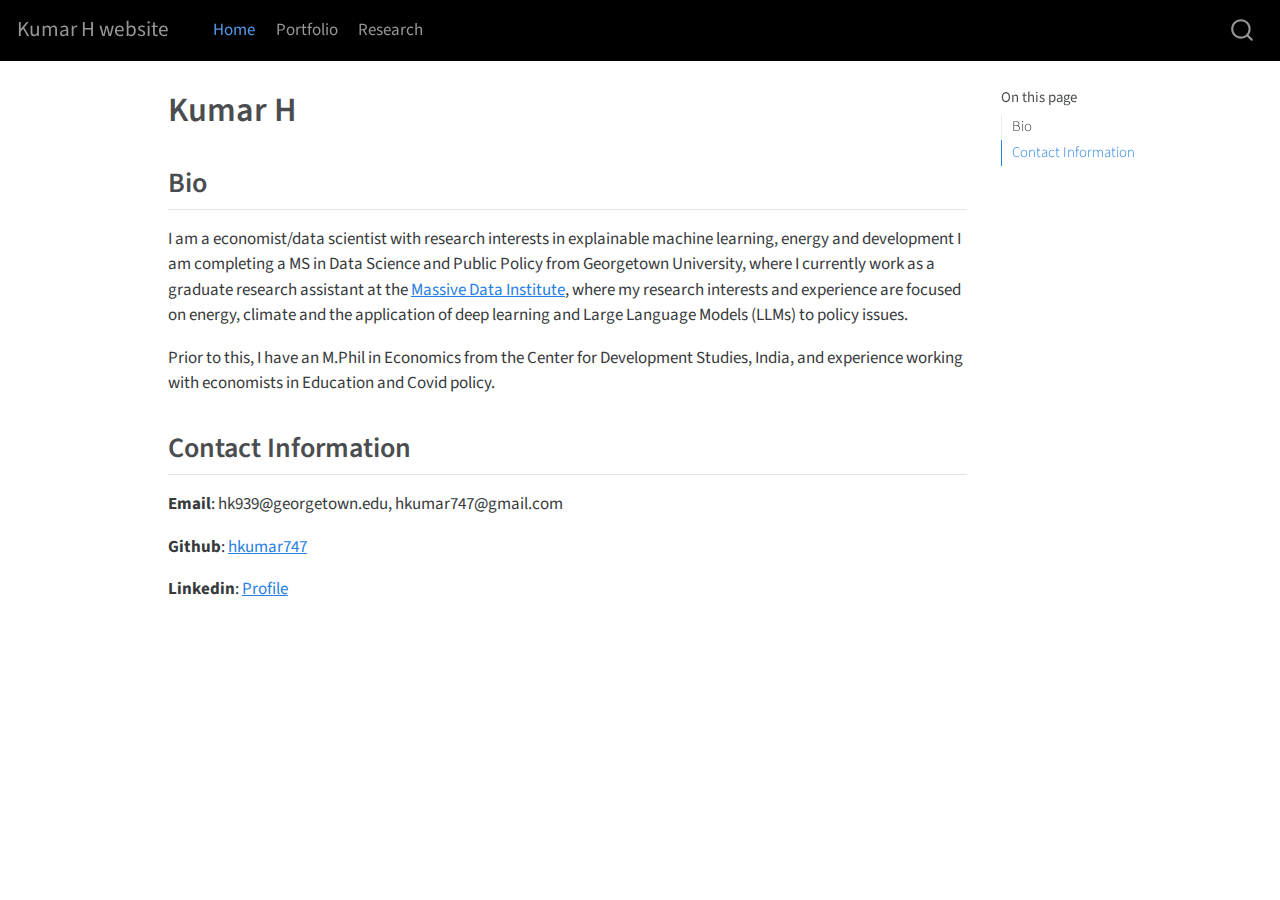
<file: docs/index.html>
<!DOCTYPE html>
<html xmlns="http://www.w3.org/1999/xhtml" lang="en" xml:lang="en"><head>

<meta charset="utf-8">
<meta name="generator" content="quarto-1.3.433">

<meta name="viewport" content="width=device-width, initial-scale=1.0, user-scalable=yes">


<title>Kumar H website - Kumar H</title>
<style>
code{white-space: pre-wrap;}
span.smallcaps{font-variant: small-caps;}
div.columns{display: flex; gap: min(4vw, 1.5em);}
div.column{flex: auto; overflow-x: auto;}
div.hanging-indent{margin-left: 1.5em; text-indent: -1.5em;}
ul.task-list{list-style: none;}
ul.task-list li input[type="checkbox"] {
  width: 0.8em;
  margin: 0 0.8em 0.2em -1em; /* quarto-specific, see https://github.com/quarto-dev/quarto-cli/issues/4556 */ 
  vertical-align: middle;
}
</style>


<script src="site_libs/quarto-nav/quarto-nav.js"></script>
<script src="site_libs/quarto-nav/headroom.min.js"></script>
<script src="site_libs/clipboard/clipboard.min.js"></script>
<script src="site_libs/quarto-search/autocomplete.umd.js"></script>
<script src="site_libs/quarto-search/fuse.min.js"></script>
<script src="site_libs/quarto-search/quarto-search.js"></script>
<meta name="quarto:offset" content="./">
<script src="site_libs/quarto-html/quarto.js"></script>
<script src="site_libs/quarto-html/popper.min.js"></script>
<script src="site_libs/quarto-html/tippy.umd.min.js"></script>
<script src="site_libs/quarto-html/anchor.min.js"></script>
<link href="site_libs/quarto-html/tippy.css" rel="stylesheet">
<link href="site_libs/quarto-html/quarto-syntax-highlighting.css" rel="stylesheet" id="quarto-text-highlighting-styles">
<script src="site_libs/bootstrap/bootstrap.min.js"></script>
<link href="site_libs/bootstrap/bootstrap-icons.css" rel="stylesheet">
<link href="site_libs/bootstrap/bootstrap.min.css" rel="stylesheet" id="quarto-bootstrap" data-mode="light">
<script id="quarto-search-options" type="application/json">{
  "location": "navbar",
  "copy-button": false,
  "collapse-after": 3,
  "panel-placement": "end",
  "type": "overlay",
  "limit": 20,
  "language": {
    "search-no-results-text": "No results",
    "search-matching-documents-text": "matching documents",
    "search-copy-link-title": "Copy link to search",
    "search-hide-matches-text": "Hide additional matches",
    "search-more-match-text": "more match in this document",
    "search-more-matches-text": "more matches in this document",
    "search-clear-button-title": "Clear",
    "search-detached-cancel-button-title": "Cancel",
    "search-submit-button-title": "Submit",
    "search-label": "Search"
  }
}</script>


</head>

<body class="nav-fixed">

<div id="quarto-search-results"></div>
  <header id="quarto-header" class="headroom fixed-top">
    <nav class="navbar navbar-expand-lg navbar-dark ">
      <div class="navbar-container container-fluid">
      <div class="navbar-brand-container">
    <a class="navbar-brand" href="./index.html">
    <span class="navbar-title">Kumar H website</span>
    </a>
  </div>
            <div id="quarto-search" class="" title="Search"></div>
          <button class="navbar-toggler" type="button" data-bs-toggle="collapse" data-bs-target="#navbarCollapse" aria-controls="navbarCollapse" aria-expanded="false" aria-label="Toggle navigation" onclick="if (window.quartoToggleHeadroom) { window.quartoToggleHeadroom(); }">
  <span class="navbar-toggler-icon"></span>
</button>
          <div class="collapse navbar-collapse" id="navbarCollapse">
            <ul class="navbar-nav navbar-nav-scroll me-auto">
  <li class="nav-item">
    <a class="nav-link active" href="./index.html" rel="" target="" aria-current="page">
 <span class="menu-text">Home</span></a>
  </li>  
  <li class="nav-item">
    <a class="nav-link" href="./portfolio.html" rel="" target="">
 <span class="menu-text">Portfolio</span></a>
  </li>  
  <li class="nav-item">
    <a class="nav-link" href="./research.html" rel="" target="">
 <span class="menu-text">Research</span></a>
  </li>  
</ul>
            <div class="quarto-navbar-tools ms-auto">
</div>
          </div> <!-- /navcollapse -->
      </div> <!-- /container-fluid -->
    </nav>
</header>
<!-- content -->
<div id="quarto-content" class="quarto-container page-columns page-rows-contents page-layout-article page-navbar">
<!-- sidebar -->
<!-- margin-sidebar -->
    <div id="quarto-margin-sidebar" class="sidebar margin-sidebar">
        <nav id="TOC" role="doc-toc" class="toc-active">
    <h2 id="toc-title">On this page</h2>
   
  <ul>
  <li><a href="#bio" id="toc-bio" class="nav-link active" data-scroll-target="#bio">Bio</a></li>
  <li><a href="#contact-information" id="toc-contact-information" class="nav-link" data-scroll-target="#contact-information">Contact Information</a></li>
  </ul>
</nav>
    </div>
<!-- main -->
<main class="content" id="quarto-document-content">

<header id="title-block-header" class="quarto-title-block default">
<div class="quarto-title">
<h1 class="title">Kumar H</h1>
</div>



<div class="quarto-title-meta">

    
  
    
  </div>
  

</header>

<section id="bio" class="level2">
<h2 class="anchored" data-anchor-id="bio">Bio</h2>
<p>I am a economist/data scientist with research interests in explainable machine learning, energy and development I am completing a MS in Data Science and Public Policy from Georgetown University, where I currently work as a graduate research assistant at the <a href="https://mdi.georgetown.edu/">Massive Data Institute</a>, where my research interests and experience are focused on energy, climate and the application of deep learning and Large Language Models (LLMs) to policy issues.</p>
<p>Prior to this, I have an M.Phil in Economics from the Center for Development Studies, India, and experience working with economists in Education and Covid policy.</p>
</section>
<section id="contact-information" class="level2">
<h2 class="anchored" data-anchor-id="contact-information">Contact Information</h2>
<p><strong>Email</strong>: hk939@georgetown.edu, hkumar747@gmail.com</p>
<p><strong>Github</strong>: <a href="https://github.com/hkumar747">hkumar747</a></p>
<p><strong>Linkedin</strong>: <a href="https://www.linkedin.com/in/himangshu-kumar/">Profile</a></p>


</section>

</main> <!-- /main -->
<script id="quarto-html-after-body" type="application/javascript">
window.document.addEventListener("DOMContentLoaded", function (event) {
  const toggleBodyColorMode = (bsSheetEl) => {
    const mode = bsSheetEl.getAttribute("data-mode");
    const bodyEl = window.document.querySelector("body");
    if (mode === "dark") {
      bodyEl.classList.add("quarto-dark");
      bodyEl.classList.remove("quarto-light");
    } else {
      bodyEl.classList.add("quarto-light");
      bodyEl.classList.remove("quarto-dark");
    }
  }
  const toggleBodyColorPrimary = () => {
    const bsSheetEl = window.document.querySelector("link#quarto-bootstrap");
    if (bsSheetEl) {
      toggleBodyColorMode(bsSheetEl);
    }
  }
  toggleBodyColorPrimary();  
  const icon = "";
  const anchorJS = new window.AnchorJS();
  anchorJS.options = {
    placement: 'right',
    icon: icon
  };
  anchorJS.add('.anchored');
  const isCodeAnnotation = (el) => {
    for (const clz of el.classList) {
      if (clz.startsWith('code-annotation-')) {                     
        return true;
      }
    }
    return false;
  }
  const clipboard = new window.ClipboardJS('.code-copy-button', {
    text: function(trigger) {
      const codeEl = trigger.previousElementSibling.cloneNode(true);
      for (const childEl of codeEl.children) {
        if (isCodeAnnotation(childEl)) {
          childEl.remove();
        }
      }
      return codeEl.innerText;
    }
  });
  clipboard.on('success', function(e) {
    // button target
    const button = e.trigger;
    // don't keep focus
    button.blur();
    // flash "checked"
    button.classList.add('code-copy-button-checked');
    var currentTitle = button.getAttribute("title");
    button.setAttribute("title", "Copied!");
    let tooltip;
    if (window.bootstrap) {
      button.setAttribute("data-bs-toggle", "tooltip");
      button.setAttribute("data-bs-placement", "left");
      button.setAttribute("data-bs-title", "Copied!");
      tooltip = new bootstrap.Tooltip(button, 
        { trigger: "manual", 
          customClass: "code-copy-button-tooltip",
          offset: [0, -8]});
      tooltip.show();    
    }
    setTimeout(function() {
      if (tooltip) {
        tooltip.hide();
        button.removeAttribute("data-bs-title");
        button.removeAttribute("data-bs-toggle");
        button.removeAttribute("data-bs-placement");
      }
      button.setAttribute("title", currentTitle);
      button.classList.remove('code-copy-button-checked');
    }, 1000);
    // clear code selection
    e.clearSelection();
  });
  function tippyHover(el, contentFn) {
    const config = {
      allowHTML: true,
      content: contentFn,
      maxWidth: 500,
      delay: 100,
      arrow: false,
      appendTo: function(el) {
          return el.parentElement;
      },
      interactive: true,
      interactiveBorder: 10,
      theme: 'quarto',
      placement: 'bottom-start'
    };
    window.tippy(el, config); 
  }
  const noterefs = window.document.querySelectorAll('a[role="doc-noteref"]');
  for (var i=0; i<noterefs.length; i++) {
    const ref = noterefs[i];
    tippyHover(ref, function() {
      // use id or data attribute instead here
      let href = ref.getAttribute('data-footnote-href') || ref.getAttribute('href');
      try { href = new URL(href).hash; } catch {}
      const id = href.replace(/^#\/?/, "");
      const note = window.document.getElementById(id);
      return note.innerHTML;
    });
  }
      let selectedAnnoteEl;
      const selectorForAnnotation = ( cell, annotation) => {
        let cellAttr = 'data-code-cell="' + cell + '"';
        let lineAttr = 'data-code-annotation="' +  annotation + '"';
        const selector = 'span[' + cellAttr + '][' + lineAttr + ']';
        return selector;
      }
      const selectCodeLines = (annoteEl) => {
        const doc = window.document;
        const targetCell = annoteEl.getAttribute("data-target-cell");
        const targetAnnotation = annoteEl.getAttribute("data-target-annotation");
        const annoteSpan = window.document.querySelector(selectorForAnnotation(targetCell, targetAnnotation));
        const lines = annoteSpan.getAttribute("data-code-lines").split(",");
        const lineIds = lines.map((line) => {
          return targetCell + "-" + line;
        })
        let top = null;
        let height = null;
        let parent = null;
        if (lineIds.length > 0) {
            //compute the position of the single el (top and bottom and make a div)
            const el = window.document.getElementById(lineIds[0]);
            top = el.offsetTop;
            height = el.offsetHeight;
            parent = el.parentElement.parentElement;
          if (lineIds.length > 1) {
            const lastEl = window.document.getElementById(lineIds[lineIds.length - 1]);
            const bottom = lastEl.offsetTop + lastEl.offsetHeight;
            height = bottom - top;
          }
          if (top !== null && height !== null && parent !== null) {
            // cook up a div (if necessary) and position it 
            let div = window.document.getElementById("code-annotation-line-highlight");
            if (div === null) {
              div = window.document.createElement("div");
              div.setAttribute("id", "code-annotation-line-highlight");
              div.style.position = 'absolute';
              parent.appendChild(div);
            }
            div.style.top = top - 2 + "px";
            div.style.height = height + 4 + "px";
            let gutterDiv = window.document.getElementById("code-annotation-line-highlight-gutter");
            if (gutterDiv === null) {
              gutterDiv = window.document.createElement("div");
              gutterDiv.setAttribute("id", "code-annotation-line-highlight-gutter");
              gutterDiv.style.position = 'absolute';
              const codeCell = window.document.getElementById(targetCell);
              const gutter = codeCell.querySelector('.code-annotation-gutter');
              gutter.appendChild(gutterDiv);
            }
            gutterDiv.style.top = top - 2 + "px";
            gutterDiv.style.height = height + 4 + "px";
          }
          selectedAnnoteEl = annoteEl;
        }
      };
      const unselectCodeLines = () => {
        const elementsIds = ["code-annotation-line-highlight", "code-annotation-line-highlight-gutter"];
        elementsIds.forEach((elId) => {
          const div = window.document.getElementById(elId);
          if (div) {
            div.remove();
          }
        });
        selectedAnnoteEl = undefined;
      };
      // Attach click handler to the DT
      const annoteDls = window.document.querySelectorAll('dt[data-target-cell]');
      for (const annoteDlNode of annoteDls) {
        annoteDlNode.addEventListener('click', (event) => {
          const clickedEl = event.target;
          if (clickedEl !== selectedAnnoteEl) {
            unselectCodeLines();
            const activeEl = window.document.querySelector('dt[data-target-cell].code-annotation-active');
            if (activeEl) {
              activeEl.classList.remove('code-annotation-active');
            }
            selectCodeLines(clickedEl);
            clickedEl.classList.add('code-annotation-active');
          } else {
            // Unselect the line
            unselectCodeLines();
            clickedEl.classList.remove('code-annotation-active');
          }
        });
      }
  const findCites = (el) => {
    const parentEl = el.parentElement;
    if (parentEl) {
      const cites = parentEl.dataset.cites;
      if (cites) {
        return {
          el,
          cites: cites.split(' ')
        };
      } else {
        return findCites(el.parentElement)
      }
    } else {
      return undefined;
    }
  };
  var bibliorefs = window.document.querySelectorAll('a[role="doc-biblioref"]');
  for (var i=0; i<bibliorefs.length; i++) {
    const ref = bibliorefs[i];
    const citeInfo = findCites(ref);
    if (citeInfo) {
      tippyHover(citeInfo.el, function() {
        var popup = window.document.createElement('div');
        citeInfo.cites.forEach(function(cite) {
          var citeDiv = window.document.createElement('div');
          citeDiv.classList.add('hanging-indent');
          citeDiv.classList.add('csl-entry');
          var biblioDiv = window.document.getElementById('ref-' + cite);
          if (biblioDiv) {
            citeDiv.innerHTML = biblioDiv.innerHTML;
          }
          popup.appendChild(citeDiv);
        });
        return popup.innerHTML;
      });
    }
  }
});
</script>
</div> <!-- /content -->



</body></html>
</file>
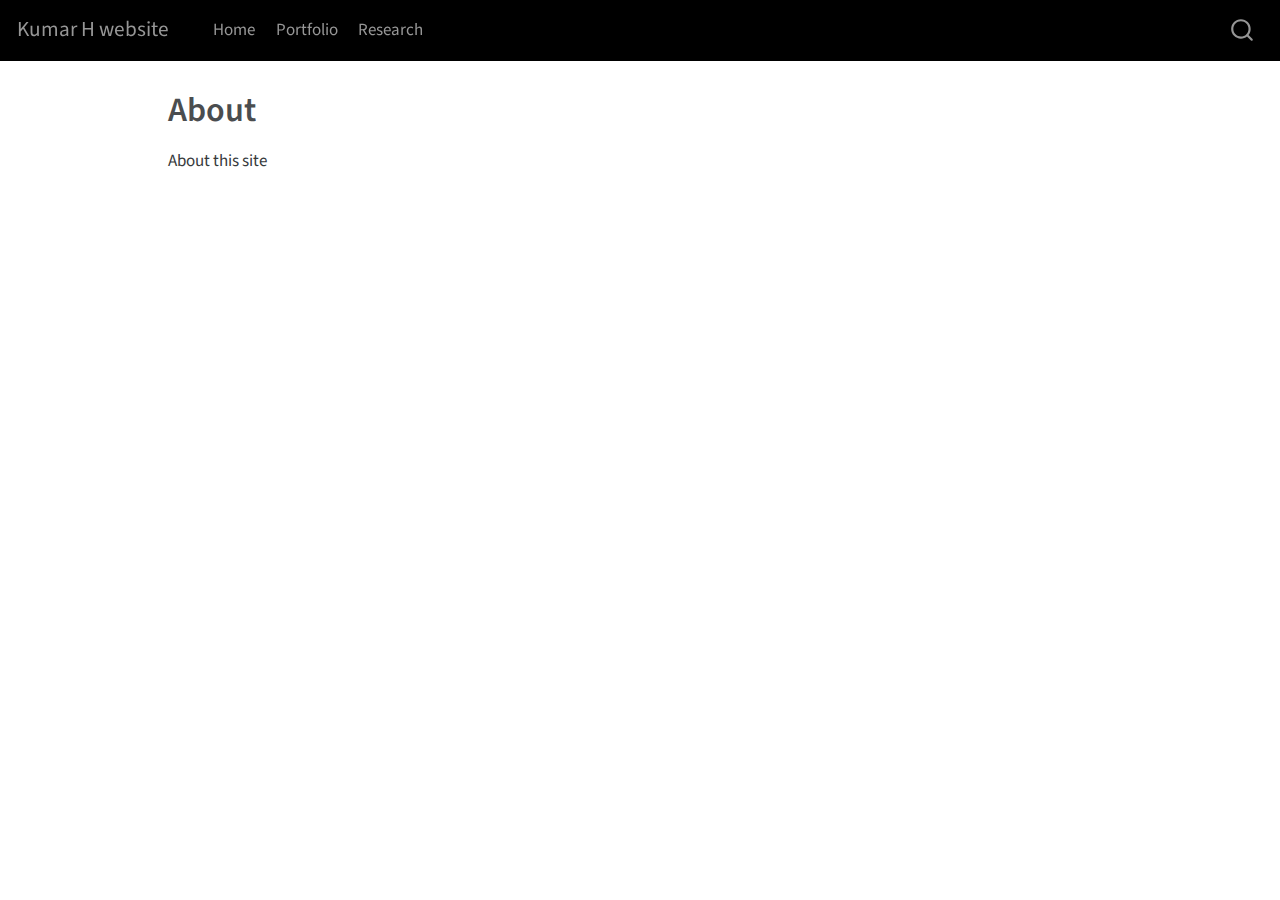
<file: docs/about.html>
<!DOCTYPE html>
<html xmlns="http://www.w3.org/1999/xhtml" lang="en" xml:lang="en"><head>

<meta charset="utf-8">
<meta name="generator" content="quarto-1.3.433">

<meta name="viewport" content="width=device-width, initial-scale=1.0, user-scalable=yes">


<title>Kumar H website - About</title>
<style>
code{white-space: pre-wrap;}
span.smallcaps{font-variant: small-caps;}
div.columns{display: flex; gap: min(4vw, 1.5em);}
div.column{flex: auto; overflow-x: auto;}
div.hanging-indent{margin-left: 1.5em; text-indent: -1.5em;}
ul.task-list{list-style: none;}
ul.task-list li input[type="checkbox"] {
  width: 0.8em;
  margin: 0 0.8em 0.2em -1em; /* quarto-specific, see https://github.com/quarto-dev/quarto-cli/issues/4556 */ 
  vertical-align: middle;
}
</style>


<script src="site_libs/quarto-nav/quarto-nav.js"></script>
<script src="site_libs/quarto-nav/headroom.min.js"></script>
<script src="site_libs/clipboard/clipboard.min.js"></script>
<script src="site_libs/quarto-search/autocomplete.umd.js"></script>
<script src="site_libs/quarto-search/fuse.min.js"></script>
<script src="site_libs/quarto-search/quarto-search.js"></script>
<meta name="quarto:offset" content="./">
<script src="site_libs/quarto-html/quarto.js"></script>
<script src="site_libs/quarto-html/popper.min.js"></script>
<script src="site_libs/quarto-html/tippy.umd.min.js"></script>
<script src="site_libs/quarto-html/anchor.min.js"></script>
<link href="site_libs/quarto-html/tippy.css" rel="stylesheet">
<link href="site_libs/quarto-html/quarto-syntax-highlighting.css" rel="stylesheet" id="quarto-text-highlighting-styles">
<script src="site_libs/bootstrap/bootstrap.min.js"></script>
<link href="site_libs/bootstrap/bootstrap-icons.css" rel="stylesheet">
<link href="site_libs/bootstrap/bootstrap.min.css" rel="stylesheet" id="quarto-bootstrap" data-mode="light">
<script id="quarto-search-options" type="application/json">{
  "location": "navbar",
  "copy-button": false,
  "collapse-after": 3,
  "panel-placement": "end",
  "type": "overlay",
  "limit": 20,
  "language": {
    "search-no-results-text": "No results",
    "search-matching-documents-text": "matching documents",
    "search-copy-link-title": "Copy link to search",
    "search-hide-matches-text": "Hide additional matches",
    "search-more-match-text": "more match in this document",
    "search-more-matches-text": "more matches in this document",
    "search-clear-button-title": "Clear",
    "search-detached-cancel-button-title": "Cancel",
    "search-submit-button-title": "Submit",
    "search-label": "Search"
  }
}</script>


</head>

<body class="nav-fixed">

<div id="quarto-search-results"></div>
  <header id="quarto-header" class="headroom fixed-top">
    <nav class="navbar navbar-expand-lg navbar-dark ">
      <div class="navbar-container container-fluid">
      <div class="navbar-brand-container">
    <a class="navbar-brand" href="./index.html">
    <span class="navbar-title">Kumar H website</span>
    </a>
  </div>
            <div id="quarto-search" class="" title="Search"></div>
          <button class="navbar-toggler" type="button" data-bs-toggle="collapse" data-bs-target="#navbarCollapse" aria-controls="navbarCollapse" aria-expanded="false" aria-label="Toggle navigation" onclick="if (window.quartoToggleHeadroom) { window.quartoToggleHeadroom(); }">
  <span class="navbar-toggler-icon"></span>
</button>
          <div class="collapse navbar-collapse" id="navbarCollapse">
            <ul class="navbar-nav navbar-nav-scroll me-auto">
  <li class="nav-item">
    <a class="nav-link" href="./index.html" rel="" target="">
 <span class="menu-text">Home</span></a>
  </li>  
  <li class="nav-item">
    <a class="nav-link" href="./portfolio.html" rel="" target="">
 <span class="menu-text">Portfolio</span></a>
  </li>  
  <li class="nav-item">
    <a class="nav-link" href="./research.html" rel="" target="">
 <span class="menu-text">Research</span></a>
  </li>  
</ul>
            <div class="quarto-navbar-tools ms-auto">
</div>
          </div> <!-- /navcollapse -->
      </div> <!-- /container-fluid -->
    </nav>
</header>
<!-- content -->
<div id="quarto-content" class="quarto-container page-columns page-rows-contents page-layout-article page-navbar">
<!-- sidebar -->
<!-- margin-sidebar -->
    <div id="quarto-margin-sidebar" class="sidebar margin-sidebar">
        
    </div>
<!-- main -->
<main class="content" id="quarto-document-content">

<header id="title-block-header" class="quarto-title-block default">
<div class="quarto-title">
<h1 class="title">About</h1>
</div>



<div class="quarto-title-meta">

    
  
    
  </div>
  

</header>

<p>About this site</p>



</main> <!-- /main -->
<script id="quarto-html-after-body" type="application/javascript">
window.document.addEventListener("DOMContentLoaded", function (event) {
  const toggleBodyColorMode = (bsSheetEl) => {
    const mode = bsSheetEl.getAttribute("data-mode");
    const bodyEl = window.document.querySelector("body");
    if (mode === "dark") {
      bodyEl.classList.add("quarto-dark");
      bodyEl.classList.remove("quarto-light");
    } else {
      bodyEl.classList.add("quarto-light");
      bodyEl.classList.remove("quarto-dark");
    }
  }
  const toggleBodyColorPrimary = () => {
    const bsSheetEl = window.document.querySelector("link#quarto-bootstrap");
    if (bsSheetEl) {
      toggleBodyColorMode(bsSheetEl);
    }
  }
  toggleBodyColorPrimary();  
  const icon = "";
  const anchorJS = new window.AnchorJS();
  anchorJS.options = {
    placement: 'right',
    icon: icon
  };
  anchorJS.add('.anchored');
  const isCodeAnnotation = (el) => {
    for (const clz of el.classList) {
      if (clz.startsWith('code-annotation-')) {                     
        return true;
      }
    }
    return false;
  }
  const clipboard = new window.ClipboardJS('.code-copy-button', {
    text: function(trigger) {
      const codeEl = trigger.previousElementSibling.cloneNode(true);
      for (const childEl of codeEl.children) {
        if (isCodeAnnotation(childEl)) {
          childEl.remove();
        }
      }
      return codeEl.innerText;
    }
  });
  clipboard.on('success', function(e) {
    // button target
    const button = e.trigger;
    // don't keep focus
    button.blur();
    // flash "checked"
    button.classList.add('code-copy-button-checked');
    var currentTitle = button.getAttribute("title");
    button.setAttribute("title", "Copied!");
    let tooltip;
    if (window.bootstrap) {
      button.setAttribute("data-bs-toggle", "tooltip");
      button.setAttribute("data-bs-placement", "left");
      button.setAttribute("data-bs-title", "Copied!");
      tooltip = new bootstrap.Tooltip(button, 
        { trigger: "manual", 
          customClass: "code-copy-button-tooltip",
          offset: [0, -8]});
      tooltip.show();    
    }
    setTimeout(function() {
      if (tooltip) {
        tooltip.hide();
        button.removeAttribute("data-bs-title");
        button.removeAttribute("data-bs-toggle");
        button.removeAttribute("data-bs-placement");
      }
      button.setAttribute("title", currentTitle);
      button.classList.remove('code-copy-button-checked');
    }, 1000);
    // clear code selection
    e.clearSelection();
  });
  function tippyHover(el, contentFn) {
    const config = {
      allowHTML: true,
      content: contentFn,
      maxWidth: 500,
      delay: 100,
      arrow: false,
      appendTo: function(el) {
          return el.parentElement;
      },
      interactive: true,
      interactiveBorder: 10,
      theme: 'quarto',
      placement: 'bottom-start'
    };
    window.tippy(el, config); 
  }
  const noterefs = window.document.querySelectorAll('a[role="doc-noteref"]');
  for (var i=0; i<noterefs.length; i++) {
    const ref = noterefs[i];
    tippyHover(ref, function() {
      // use id or data attribute instead here
      let href = ref.getAttribute('data-footnote-href') || ref.getAttribute('href');
      try { href = new URL(href).hash; } catch {}
      const id = href.replace(/^#\/?/, "");
      const note = window.document.getElementById(id);
      return note.innerHTML;
    });
  }
      let selectedAnnoteEl;
      const selectorForAnnotation = ( cell, annotation) => {
        let cellAttr = 'data-code-cell="' + cell + '"';
        let lineAttr = 'data-code-annotation="' +  annotation + '"';
        const selector = 'span[' + cellAttr + '][' + lineAttr + ']';
        return selector;
      }
      const selectCodeLines = (annoteEl) => {
        const doc = window.document;
        const targetCell = annoteEl.getAttribute("data-target-cell");
        const targetAnnotation = annoteEl.getAttribute("data-target-annotation");
        const annoteSpan = window.document.querySelector(selectorForAnnotation(targetCell, targetAnnotation));
        const lines = annoteSpan.getAttribute("data-code-lines").split(",");
        const lineIds = lines.map((line) => {
          return targetCell + "-" + line;
        })
        let top = null;
        let height = null;
        let parent = null;
        if (lineIds.length > 0) {
            //compute the position of the single el (top and bottom and make a div)
            const el = window.document.getElementById(lineIds[0]);
            top = el.offsetTop;
            height = el.offsetHeight;
            parent = el.parentElement.parentElement;
          if (lineIds.length > 1) {
            const lastEl = window.document.getElementById(lineIds[lineIds.length - 1]);
            const bottom = lastEl.offsetTop + lastEl.offsetHeight;
            height = bottom - top;
          }
          if (top !== null && height !== null && parent !== null) {
            // cook up a div (if necessary) and position it 
            let div = window.document.getElementById("code-annotation-line-highlight");
            if (div === null) {
              div = window.document.createElement("div");
              div.setAttribute("id", "code-annotation-line-highlight");
              div.style.position = 'absolute';
              parent.appendChild(div);
            }
            div.style.top = top - 2 + "px";
            div.style.height = height + 4 + "px";
            let gutterDiv = window.document.getElementById("code-annotation-line-highlight-gutter");
            if (gutterDiv === null) {
              gutterDiv = window.document.createElement("div");
              gutterDiv.setAttribute("id", "code-annotation-line-highlight-gutter");
              gutterDiv.style.position = 'absolute';
              const codeCell = window.document.getElementById(targetCell);
              const gutter = codeCell.querySelector('.code-annotation-gutter');
              gutter.appendChild(gutterDiv);
            }
            gutterDiv.style.top = top - 2 + "px";
            gutterDiv.style.height = height + 4 + "px";
          }
          selectedAnnoteEl = annoteEl;
        }
      };
      const unselectCodeLines = () => {
        const elementsIds = ["code-annotation-line-highlight", "code-annotation-line-highlight-gutter"];
        elementsIds.forEach((elId) => {
          const div = window.document.getElementById(elId);
          if (div) {
            div.remove();
          }
        });
        selectedAnnoteEl = undefined;
      };
      // Attach click handler to the DT
      const annoteDls = window.document.querySelectorAll('dt[data-target-cell]');
      for (const annoteDlNode of annoteDls) {
        annoteDlNode.addEventListener('click', (event) => {
          const clickedEl = event.target;
          if (clickedEl !== selectedAnnoteEl) {
            unselectCodeLines();
            const activeEl = window.document.querySelector('dt[data-target-cell].code-annotation-active');
            if (activeEl) {
              activeEl.classList.remove('code-annotation-active');
            }
            selectCodeLines(clickedEl);
            clickedEl.classList.add('code-annotation-active');
          } else {
            // Unselect the line
            unselectCodeLines();
            clickedEl.classList.remove('code-annotation-active');
          }
        });
      }
  const findCites = (el) => {
    const parentEl = el.parentElement;
    if (parentEl) {
      const cites = parentEl.dataset.cites;
      if (cites) {
        return {
          el,
          cites: cites.split(' ')
        };
      } else {
        return findCites(el.parentElement)
      }
    } else {
      return undefined;
    }
  };
  var bibliorefs = window.document.querySelectorAll('a[role="doc-biblioref"]');
  for (var i=0; i<bibliorefs.length; i++) {
    const ref = bibliorefs[i];
    const citeInfo = findCites(ref);
    if (citeInfo) {
      tippyHover(citeInfo.el, function() {
        var popup = window.document.createElement('div');
        citeInfo.cites.forEach(function(cite) {
          var citeDiv = window.document.createElement('div');
          citeDiv.classList.add('hanging-indent');
          citeDiv.classList.add('csl-entry');
          var biblioDiv = window.document.getElementById('ref-' + cite);
          if (biblioDiv) {
            citeDiv.innerHTML = biblioDiv.innerHTML;
          }
          popup.appendChild(citeDiv);
        });
        return popup.innerHTML;
      });
    }
  }
});
</script>
</div> <!-- /content -->



</body></html>
</file>
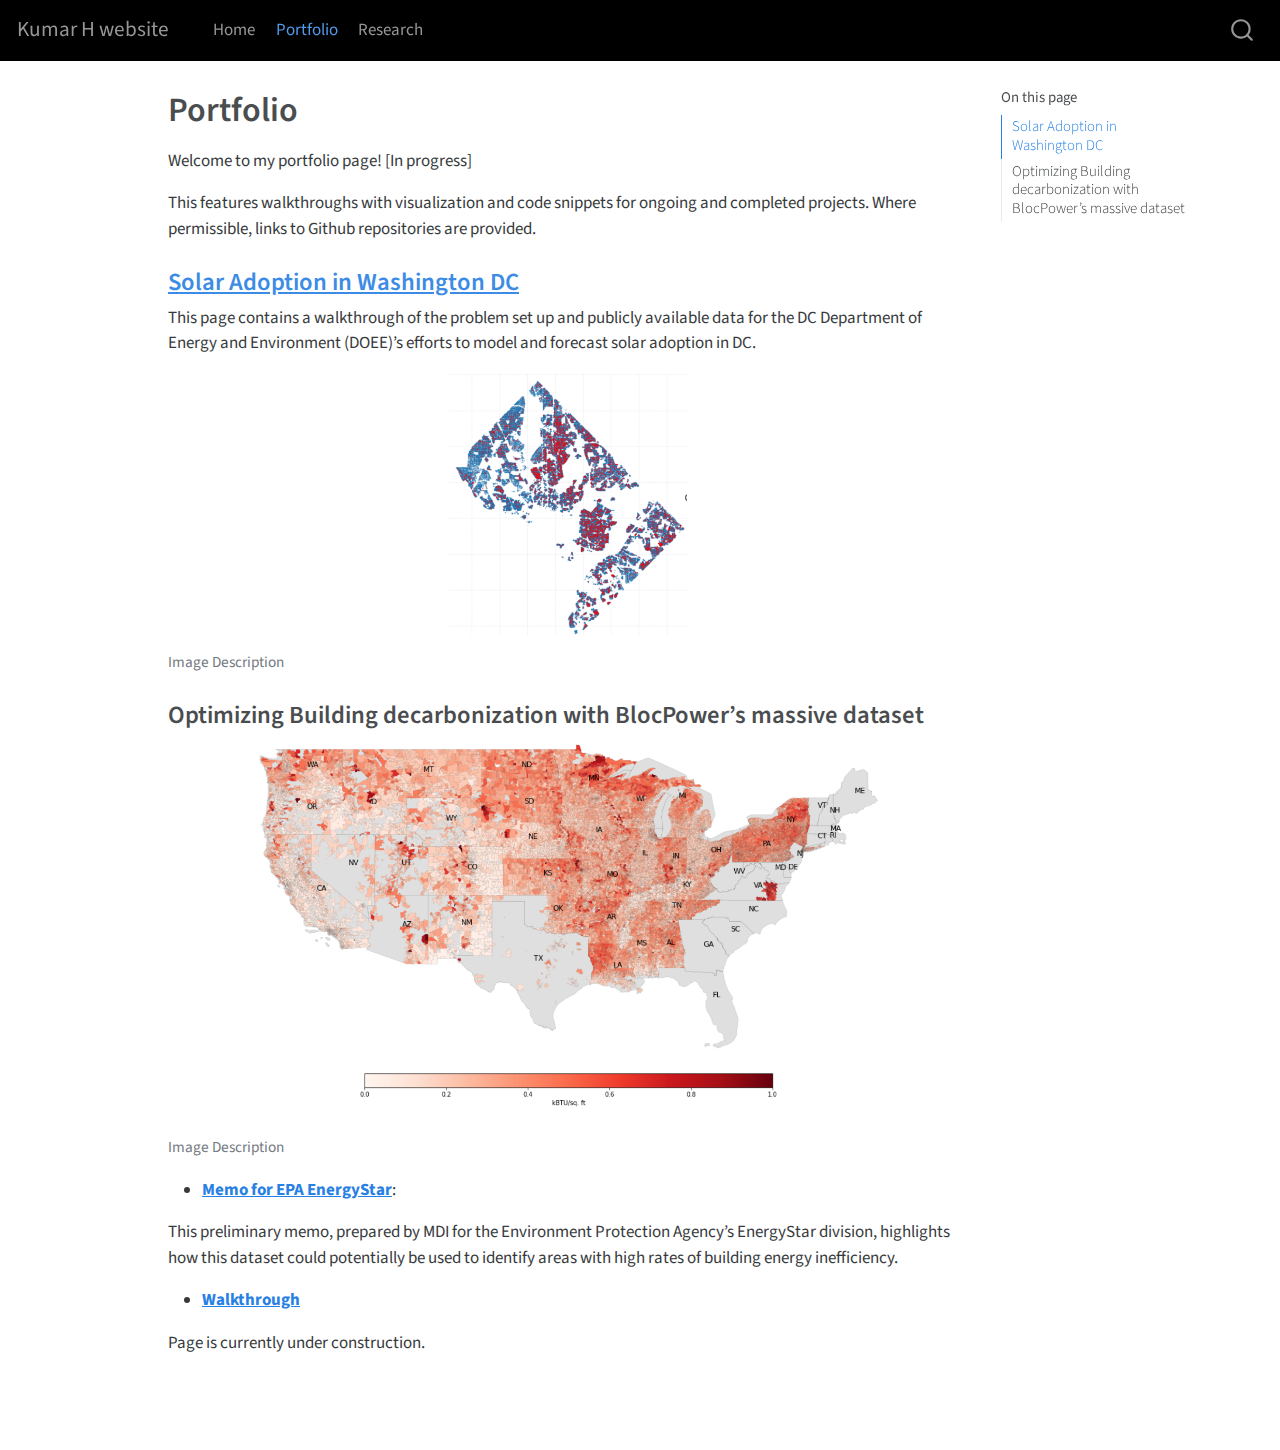
<file: docs/portfolio.html>
<!DOCTYPE html>
<html xmlns="http://www.w3.org/1999/xhtml" lang="en" xml:lang="en"><head>

<meta charset="utf-8">
<meta name="generator" content="quarto-1.3.433">

<meta name="viewport" content="width=device-width, initial-scale=1.0, user-scalable=yes">


<title>Kumar H website - Portfolio</title>
<style>
code{white-space: pre-wrap;}
span.smallcaps{font-variant: small-caps;}
div.columns{display: flex; gap: min(4vw, 1.5em);}
div.column{flex: auto; overflow-x: auto;}
div.hanging-indent{margin-left: 1.5em; text-indent: -1.5em;}
ul.task-list{list-style: none;}
ul.task-list li input[type="checkbox"] {
  width: 0.8em;
  margin: 0 0.8em 0.2em -1em; /* quarto-specific, see https://github.com/quarto-dev/quarto-cli/issues/4556 */ 
  vertical-align: middle;
}
</style>


<script src="site_libs/quarto-nav/quarto-nav.js"></script>
<script src="site_libs/quarto-nav/headroom.min.js"></script>
<script src="site_libs/clipboard/clipboard.min.js"></script>
<script src="site_libs/quarto-search/autocomplete.umd.js"></script>
<script src="site_libs/quarto-search/fuse.min.js"></script>
<script src="site_libs/quarto-search/quarto-search.js"></script>
<meta name="quarto:offset" content="./">
<script src="site_libs/quarto-html/quarto.js"></script>
<script src="site_libs/quarto-html/popper.min.js"></script>
<script src="site_libs/quarto-html/tippy.umd.min.js"></script>
<script src="site_libs/quarto-html/anchor.min.js"></script>
<link href="site_libs/quarto-html/tippy.css" rel="stylesheet">
<link href="site_libs/quarto-html/quarto-syntax-highlighting.css" rel="stylesheet" id="quarto-text-highlighting-styles">
<script src="site_libs/bootstrap/bootstrap.min.js"></script>
<link href="site_libs/bootstrap/bootstrap-icons.css" rel="stylesheet">
<link href="site_libs/bootstrap/bootstrap.min.css" rel="stylesheet" id="quarto-bootstrap" data-mode="light">
<script id="quarto-search-options" type="application/json">{
  "location": "navbar",
  "copy-button": false,
  "collapse-after": 3,
  "panel-placement": "end",
  "type": "overlay",
  "limit": 20,
  "language": {
    "search-no-results-text": "No results",
    "search-matching-documents-text": "matching documents",
    "search-copy-link-title": "Copy link to search",
    "search-hide-matches-text": "Hide additional matches",
    "search-more-match-text": "more match in this document",
    "search-more-matches-text": "more matches in this document",
    "search-clear-button-title": "Clear",
    "search-detached-cancel-button-title": "Cancel",
    "search-submit-button-title": "Submit",
    "search-label": "Search"
  }
}</script>


</head>

<body class="nav-fixed">

<div id="quarto-search-results"></div>
  <header id="quarto-header" class="headroom fixed-top">
    <nav class="navbar navbar-expand-lg navbar-dark ">
      <div class="navbar-container container-fluid">
      <div class="navbar-brand-container">
    <a class="navbar-brand" href="./index.html">
    <span class="navbar-title">Kumar H website</span>
    </a>
  </div>
            <div id="quarto-search" class="" title="Search"></div>
          <button class="navbar-toggler" type="button" data-bs-toggle="collapse" data-bs-target="#navbarCollapse" aria-controls="navbarCollapse" aria-expanded="false" aria-label="Toggle navigation" onclick="if (window.quartoToggleHeadroom) { window.quartoToggleHeadroom(); }">
  <span class="navbar-toggler-icon"></span>
</button>
          <div class="collapse navbar-collapse" id="navbarCollapse">
            <ul class="navbar-nav navbar-nav-scroll me-auto">
  <li class="nav-item">
    <a class="nav-link" href="./index.html" rel="" target="">
 <span class="menu-text">Home</span></a>
  </li>  
  <li class="nav-item">
    <a class="nav-link active" href="./portfolio.html" rel="" target="" aria-current="page">
 <span class="menu-text">Portfolio</span></a>
  </li>  
  <li class="nav-item">
    <a class="nav-link" href="./research.html" rel="" target="">
 <span class="menu-text">Research</span></a>
  </li>  
</ul>
            <div class="quarto-navbar-tools ms-auto">
</div>
          </div> <!-- /navcollapse -->
      </div> <!-- /container-fluid -->
    </nav>
</header>
<!-- content -->
<div id="quarto-content" class="quarto-container page-columns page-rows-contents page-layout-article page-navbar">
<!-- sidebar -->
<!-- margin-sidebar -->
    <div id="quarto-margin-sidebar" class="sidebar margin-sidebar">
        <nav id="TOC" role="doc-toc" class="toc-active">
    <h2 id="toc-title">On this page</h2>
   
  <ul>
  <li><a href="#solar-adoption-in-washington-dc" id="toc-solar-adoption-in-washington-dc" class="nav-link active" data-scroll-target="#solar-adoption-in-washington-dc">Solar Adoption in Washington DC</a></li>
  <li><a href="#optimizing-building-decarbonization-with-blocpowers-massive-dataset" id="toc-optimizing-building-decarbonization-with-blocpowers-massive-dataset" class="nav-link" data-scroll-target="#optimizing-building-decarbonization-with-blocpowers-massive-dataset">Optimizing Building decarbonization with BlocPower’s massive dataset</a></li>
  </ul>
</nav>
    </div>
<!-- main -->
<main class="content" id="quarto-document-content">

<header id="title-block-header" class="quarto-title-block default">
<div class="quarto-title">
<h1 class="title">Portfolio</h1>
</div>



<div class="quarto-title-meta">

    
  
    
  </div>
  

</header>

<p>Welcome to my portfolio page! [In progress]</p>
<p>This features walkthroughs with visualization and code snippets for ongoing and completed projects. Where permissible, links to Github repositories are provided.</p>
<section id="solar-adoption-in-washington-dc" class="level3">
<h3 class="anchored" data-anchor-id="solar-adoption-in-washington-dc"><a href="./posts/dc_solar_web.html">Solar Adoption in Washington DC</a></h3>
<p>This page contains a walkthrough of the problem set up and publicly available data for the DC Department of Energy and Environment (DOEE)’s efforts to model and forecast solar adoption in DC.</p>
<div class="quarto-figure quarto-figure-center">
<figure class="figure">
<p><img src="images/solar_builds.png" class="img-fluid figure-img" style="width:30.0%"></p>
<figcaption class="figure-caption">Image Description</figcaption>
</figure>
</div>
</section>
<section id="optimizing-building-decarbonization-with-blocpowers-massive-dataset" class="level3">
<h3 class="anchored" data-anchor-id="optimizing-building-decarbonization-with-blocpowers-massive-dataset">Optimizing Building decarbonization with BlocPower’s massive dataset</h3>
<div class="quarto-figure quarto-figure-center">
<figure class="figure">
<p><img src="images/bp_map.png" class="img-fluid figure-img" style="width:80.0%"></p>
<figcaption class="figure-caption">Image Description</figcaption>
</figure>
</div>
<ul>
<li><a href="images/EPA_CA_Blocpower_20230829.pdf"><strong>Memo for EPA EnergyStar</strong></a>:</li>
</ul>
<p>This preliminary memo, prepared by MDI for the Environment Protection Agency’s EnergyStar division, highlights how this dataset could potentially be used to identify areas with high rates of building energy inefficiency.</p>
<ul>
<li><a href="./posts/Optimization_Kentucky_retrofit.html"><strong>Walkthrough</strong></a></li>
</ul>
<p>Page is currently under construction.</p>


</section>

</main> <!-- /main -->
<script id="quarto-html-after-body" type="application/javascript">
window.document.addEventListener("DOMContentLoaded", function (event) {
  const toggleBodyColorMode = (bsSheetEl) => {
    const mode = bsSheetEl.getAttribute("data-mode");
    const bodyEl = window.document.querySelector("body");
    if (mode === "dark") {
      bodyEl.classList.add("quarto-dark");
      bodyEl.classList.remove("quarto-light");
    } else {
      bodyEl.classList.add("quarto-light");
      bodyEl.classList.remove("quarto-dark");
    }
  }
  const toggleBodyColorPrimary = () => {
    const bsSheetEl = window.document.querySelector("link#quarto-bootstrap");
    if (bsSheetEl) {
      toggleBodyColorMode(bsSheetEl);
    }
  }
  toggleBodyColorPrimary();  
  const icon = "";
  const anchorJS = new window.AnchorJS();
  anchorJS.options = {
    placement: 'right',
    icon: icon
  };
  anchorJS.add('.anchored');
  const isCodeAnnotation = (el) => {
    for (const clz of el.classList) {
      if (clz.startsWith('code-annotation-')) {                     
        return true;
      }
    }
    return false;
  }
  const clipboard = new window.ClipboardJS('.code-copy-button', {
    text: function(trigger) {
      const codeEl = trigger.previousElementSibling.cloneNode(true);
      for (const childEl of codeEl.children) {
        if (isCodeAnnotation(childEl)) {
          childEl.remove();
        }
      }
      return codeEl.innerText;
    }
  });
  clipboard.on('success', function(e) {
    // button target
    const button = e.trigger;
    // don't keep focus
    button.blur();
    // flash "checked"
    button.classList.add('code-copy-button-checked');
    var currentTitle = button.getAttribute("title");
    button.setAttribute("title", "Copied!");
    let tooltip;
    if (window.bootstrap) {
      button.setAttribute("data-bs-toggle", "tooltip");
      button.setAttribute("data-bs-placement", "left");
      button.setAttribute("data-bs-title", "Copied!");
      tooltip = new bootstrap.Tooltip(button, 
        { trigger: "manual", 
          customClass: "code-copy-button-tooltip",
          offset: [0, -8]});
      tooltip.show();    
    }
    setTimeout(function() {
      if (tooltip) {
        tooltip.hide();
        button.removeAttribute("data-bs-title");
        button.removeAttribute("data-bs-toggle");
        button.removeAttribute("data-bs-placement");
      }
      button.setAttribute("title", currentTitle);
      button.classList.remove('code-copy-button-checked');
    }, 1000);
    // clear code selection
    e.clearSelection();
  });
  function tippyHover(el, contentFn) {
    const config = {
      allowHTML: true,
      content: contentFn,
      maxWidth: 500,
      delay: 100,
      arrow: false,
      appendTo: function(el) {
          return el.parentElement;
      },
      interactive: true,
      interactiveBorder: 10,
      theme: 'quarto',
      placement: 'bottom-start'
    };
    window.tippy(el, config); 
  }
  const noterefs = window.document.querySelectorAll('a[role="doc-noteref"]');
  for (var i=0; i<noterefs.length; i++) {
    const ref = noterefs[i];
    tippyHover(ref, function() {
      // use id or data attribute instead here
      let href = ref.getAttribute('data-footnote-href') || ref.getAttribute('href');
      try { href = new URL(href).hash; } catch {}
      const id = href.replace(/^#\/?/, "");
      const note = window.document.getElementById(id);
      return note.innerHTML;
    });
  }
      let selectedAnnoteEl;
      const selectorForAnnotation = ( cell, annotation) => {
        let cellAttr = 'data-code-cell="' + cell + '"';
        let lineAttr = 'data-code-annotation="' +  annotation + '"';
        const selector = 'span[' + cellAttr + '][' + lineAttr + ']';
        return selector;
      }
      const selectCodeLines = (annoteEl) => {
        const doc = window.document;
        const targetCell = annoteEl.getAttribute("data-target-cell");
        const targetAnnotation = annoteEl.getAttribute("data-target-annotation");
        const annoteSpan = window.document.querySelector(selectorForAnnotation(targetCell, targetAnnotation));
        const lines = annoteSpan.getAttribute("data-code-lines").split(",");
        const lineIds = lines.map((line) => {
          return targetCell + "-" + line;
        })
        let top = null;
        let height = null;
        let parent = null;
        if (lineIds.length > 0) {
            //compute the position of the single el (top and bottom and make a div)
            const el = window.document.getElementById(lineIds[0]);
            top = el.offsetTop;
            height = el.offsetHeight;
            parent = el.parentElement.parentElement;
          if (lineIds.length > 1) {
            const lastEl = window.document.getElementById(lineIds[lineIds.length - 1]);
            const bottom = lastEl.offsetTop + lastEl.offsetHeight;
            height = bottom - top;
          }
          if (top !== null && height !== null && parent !== null) {
            // cook up a div (if necessary) and position it 
            let div = window.document.getElementById("code-annotation-line-highlight");
            if (div === null) {
              div = window.document.createElement("div");
              div.setAttribute("id", "code-annotation-line-highlight");
              div.style.position = 'absolute';
              parent.appendChild(div);
            }
            div.style.top = top - 2 + "px";
            div.style.height = height + 4 + "px";
            let gutterDiv = window.document.getElementById("code-annotation-line-highlight-gutter");
            if (gutterDiv === null) {
              gutterDiv = window.document.createElement("div");
              gutterDiv.setAttribute("id", "code-annotation-line-highlight-gutter");
              gutterDiv.style.position = 'absolute';
              const codeCell = window.document.getElementById(targetCell);
              const gutter = codeCell.querySelector('.code-annotation-gutter');
              gutter.appendChild(gutterDiv);
            }
            gutterDiv.style.top = top - 2 + "px";
            gutterDiv.style.height = height + 4 + "px";
          }
          selectedAnnoteEl = annoteEl;
        }
      };
      const unselectCodeLines = () => {
        const elementsIds = ["code-annotation-line-highlight", "code-annotation-line-highlight-gutter"];
        elementsIds.forEach((elId) => {
          const div = window.document.getElementById(elId);
          if (div) {
            div.remove();
          }
        });
        selectedAnnoteEl = undefined;
      };
      // Attach click handler to the DT
      const annoteDls = window.document.querySelectorAll('dt[data-target-cell]');
      for (const annoteDlNode of annoteDls) {
        annoteDlNode.addEventListener('click', (event) => {
          const clickedEl = event.target;
          if (clickedEl !== selectedAnnoteEl) {
            unselectCodeLines();
            const activeEl = window.document.querySelector('dt[data-target-cell].code-annotation-active');
            if (activeEl) {
              activeEl.classList.remove('code-annotation-active');
            }
            selectCodeLines(clickedEl);
            clickedEl.classList.add('code-annotation-active');
          } else {
            // Unselect the line
            unselectCodeLines();
            clickedEl.classList.remove('code-annotation-active');
          }
        });
      }
  const findCites = (el) => {
    const parentEl = el.parentElement;
    if (parentEl) {
      const cites = parentEl.dataset.cites;
      if (cites) {
        return {
          el,
          cites: cites.split(' ')
        };
      } else {
        return findCites(el.parentElement)
      }
    } else {
      return undefined;
    }
  };
  var bibliorefs = window.document.querySelectorAll('a[role="doc-biblioref"]');
  for (var i=0; i<bibliorefs.length; i++) {
    const ref = bibliorefs[i];
    const citeInfo = findCites(ref);
    if (citeInfo) {
      tippyHover(citeInfo.el, function() {
        var popup = window.document.createElement('div');
        citeInfo.cites.forEach(function(cite) {
          var citeDiv = window.document.createElement('div');
          citeDiv.classList.add('hanging-indent');
          citeDiv.classList.add('csl-entry');
          var biblioDiv = window.document.getElementById('ref-' + cite);
          if (biblioDiv) {
            citeDiv.innerHTML = biblioDiv.innerHTML;
          }
          popup.appendChild(citeDiv);
        });
        return popup.innerHTML;
      });
    }
  }
});
</script>
</div> <!-- /content -->



</body></html>
</file>
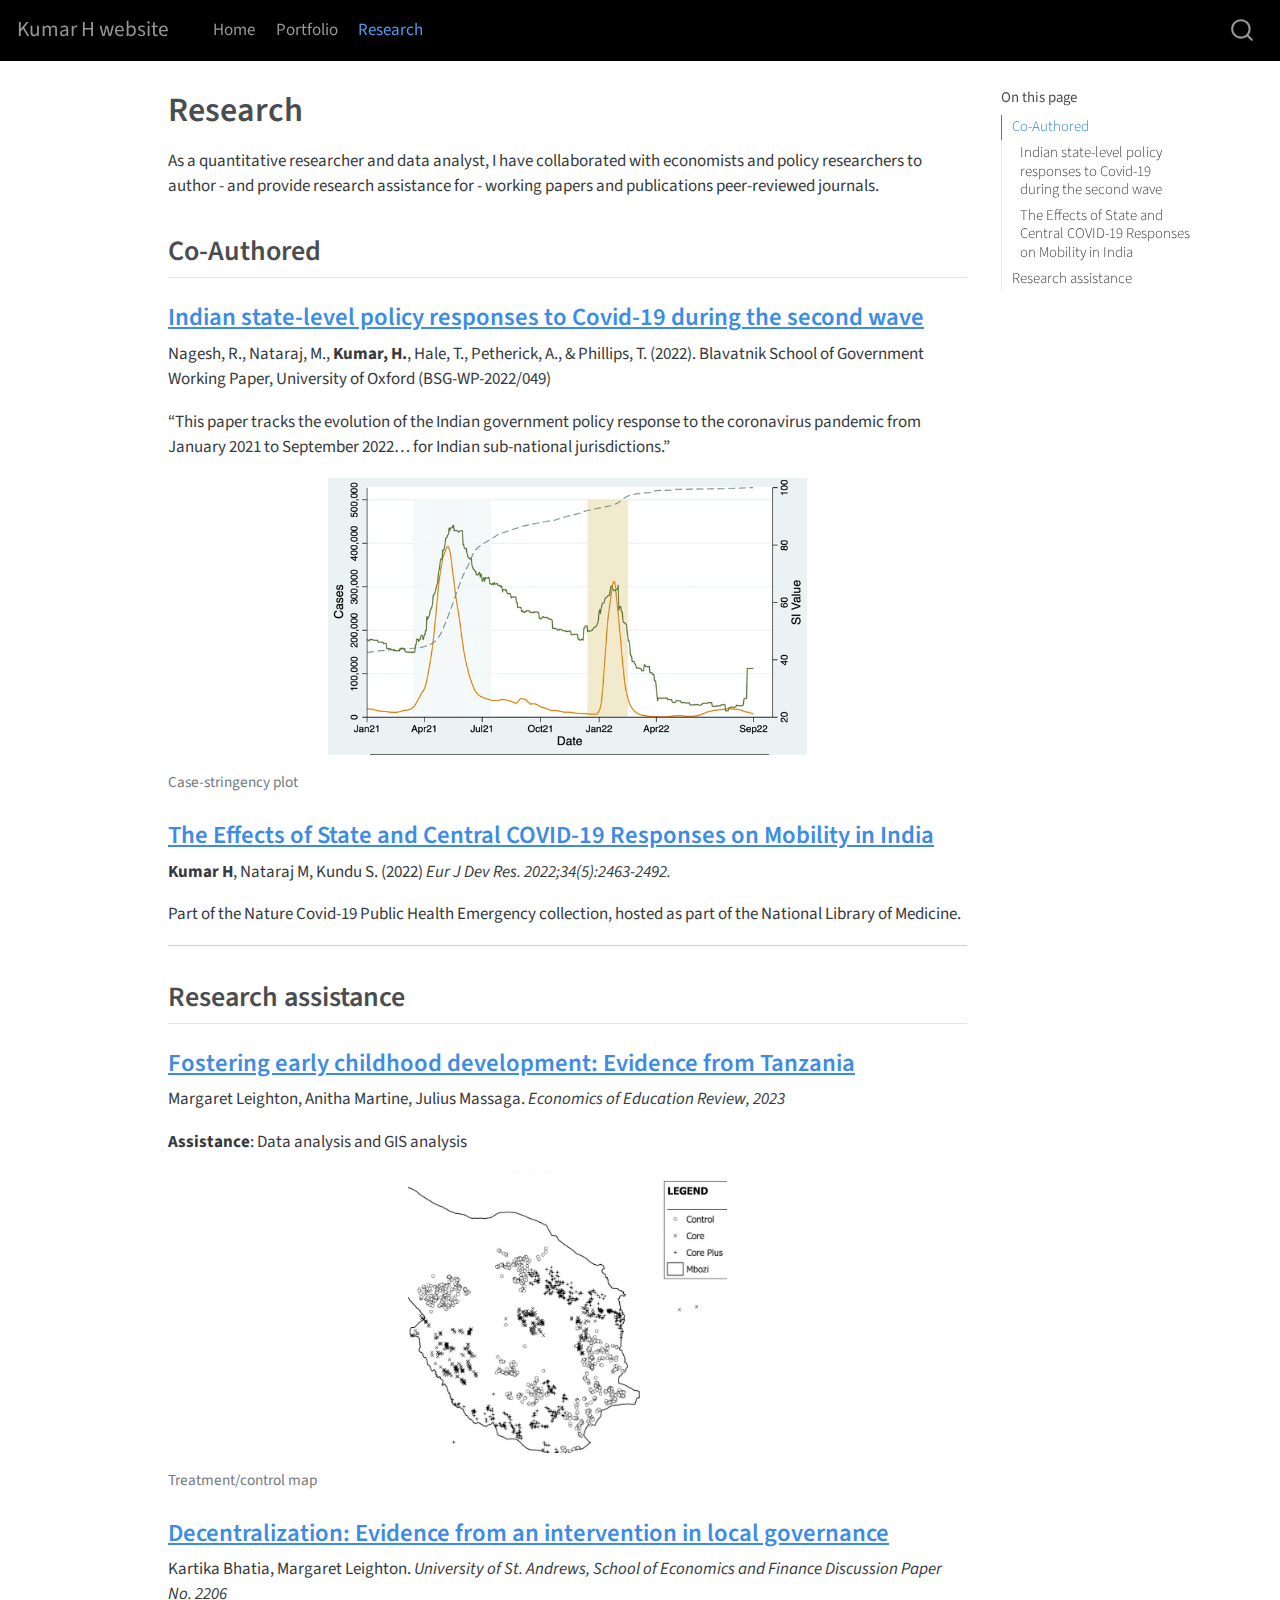
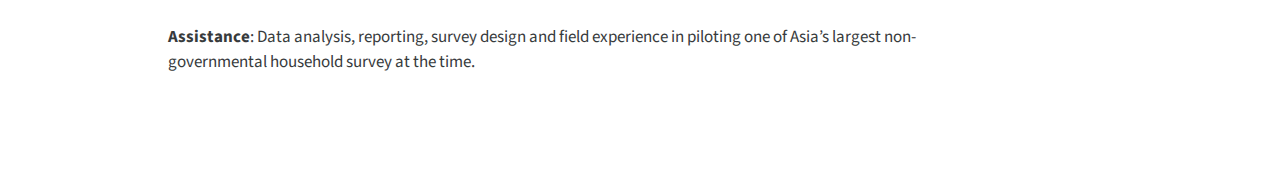
<file: docs/research.html>
<!DOCTYPE html>
<html xmlns="http://www.w3.org/1999/xhtml" lang="en" xml:lang="en"><head>

<meta charset="utf-8">
<meta name="generator" content="quarto-1.3.433">

<meta name="viewport" content="width=device-width, initial-scale=1.0, user-scalable=yes">


<title>Kumar H website - Research</title>
<style>
code{white-space: pre-wrap;}
span.smallcaps{font-variant: small-caps;}
div.columns{display: flex; gap: min(4vw, 1.5em);}
div.column{flex: auto; overflow-x: auto;}
div.hanging-indent{margin-left: 1.5em; text-indent: -1.5em;}
ul.task-list{list-style: none;}
ul.task-list li input[type="checkbox"] {
  width: 0.8em;
  margin: 0 0.8em 0.2em -1em; /* quarto-specific, see https://github.com/quarto-dev/quarto-cli/issues/4556 */ 
  vertical-align: middle;
}
</style>


<script src="site_libs/quarto-nav/quarto-nav.js"></script>
<script src="site_libs/quarto-nav/headroom.min.js"></script>
<script src="site_libs/clipboard/clipboard.min.js"></script>
<script src="site_libs/quarto-search/autocomplete.umd.js"></script>
<script src="site_libs/quarto-search/fuse.min.js"></script>
<script src="site_libs/quarto-search/quarto-search.js"></script>
<meta name="quarto:offset" content="./">
<script src="site_libs/quarto-html/quarto.js"></script>
<script src="site_libs/quarto-html/popper.min.js"></script>
<script src="site_libs/quarto-html/tippy.umd.min.js"></script>
<script src="site_libs/quarto-html/anchor.min.js"></script>
<link href="site_libs/quarto-html/tippy.css" rel="stylesheet">
<link href="site_libs/quarto-html/quarto-syntax-highlighting.css" rel="stylesheet" id="quarto-text-highlighting-styles">
<script src="site_libs/bootstrap/bootstrap.min.js"></script>
<link href="site_libs/bootstrap/bootstrap-icons.css" rel="stylesheet">
<link href="site_libs/bootstrap/bootstrap.min.css" rel="stylesheet" id="quarto-bootstrap" data-mode="light">
<script id="quarto-search-options" type="application/json">{
  "location": "navbar",
  "copy-button": false,
  "collapse-after": 3,
  "panel-placement": "end",
  "type": "overlay",
  "limit": 20,
  "language": {
    "search-no-results-text": "No results",
    "search-matching-documents-text": "matching documents",
    "search-copy-link-title": "Copy link to search",
    "search-hide-matches-text": "Hide additional matches",
    "search-more-match-text": "more match in this document",
    "search-more-matches-text": "more matches in this document",
    "search-clear-button-title": "Clear",
    "search-detached-cancel-button-title": "Cancel",
    "search-submit-button-title": "Submit",
    "search-label": "Search"
  }
}</script>


</head>

<body class="nav-fixed">

<div id="quarto-search-results"></div>
  <header id="quarto-header" class="headroom fixed-top">
    <nav class="navbar navbar-expand-lg navbar-dark ">
      <div class="navbar-container container-fluid">
      <div class="navbar-brand-container">
    <a class="navbar-brand" href="./index.html">
    <span class="navbar-title">Kumar H website</span>
    </a>
  </div>
            <div id="quarto-search" class="" title="Search"></div>
          <button class="navbar-toggler" type="button" data-bs-toggle="collapse" data-bs-target="#navbarCollapse" aria-controls="navbarCollapse" aria-expanded="false" aria-label="Toggle navigation" onclick="if (window.quartoToggleHeadroom) { window.quartoToggleHeadroom(); }">
  <span class="navbar-toggler-icon"></span>
</button>
          <div class="collapse navbar-collapse" id="navbarCollapse">
            <ul class="navbar-nav navbar-nav-scroll me-auto">
  <li class="nav-item">
    <a class="nav-link" href="./index.html" rel="" target="">
 <span class="menu-text">Home</span></a>
  </li>  
  <li class="nav-item">
    <a class="nav-link" href="./portfolio.html" rel="" target="">
 <span class="menu-text">Portfolio</span></a>
  </li>  
  <li class="nav-item">
    <a class="nav-link active" href="./research.html" rel="" target="" aria-current="page">
 <span class="menu-text">Research</span></a>
  </li>  
</ul>
            <div class="quarto-navbar-tools ms-auto">
</div>
          </div> <!-- /navcollapse -->
      </div> <!-- /container-fluid -->
    </nav>
</header>
<!-- content -->
<div id="quarto-content" class="quarto-container page-columns page-rows-contents page-layout-article page-navbar">
<!-- sidebar -->
<!-- margin-sidebar -->
    <div id="quarto-margin-sidebar" class="sidebar margin-sidebar">
        <nav id="TOC" role="doc-toc" class="toc-active">
    <h2 id="toc-title">On this page</h2>
   
  <ul>
  <li><a href="#co-authored" id="toc-co-authored" class="nav-link active" data-scroll-target="#co-authored">Co-Authored</a>
  <ul class="collapse">
  <li><a href="#indian-state-level-policy-responses-to-covid-19-during-the-second-wave" id="toc-indian-state-level-policy-responses-to-covid-19-during-the-second-wave" class="nav-link" data-scroll-target="#indian-state-level-policy-responses-to-covid-19-during-the-second-wave">Indian state-level policy responses to Covid-19 during the second wave</a></li>
  <li><a href="#the-effects-of-state-and-central-covid-19-responses-on-mobility-in-india" id="toc-the-effects-of-state-and-central-covid-19-responses-on-mobility-in-india" class="nav-link" data-scroll-target="#the-effects-of-state-and-central-covid-19-responses-on-mobility-in-india">The Effects of State and Central COVID-19 Responses on Mobility in India</a></li>
  </ul></li>
  <li><a href="#research-assistance" id="toc-research-assistance" class="nav-link" data-scroll-target="#research-assistance">Research assistance</a>
  <ul class="collapse">
  <li><a href="#fostering-early-childhood-development-evidence-from-tanzania" id="toc-fostering-early-childhood-development-evidence-from-tanzania" class="nav-link" data-scroll-target="#fostering-early-childhood-development-evidence-from-tanzania">Fostering early childhood development: Evidence from Tanzania</a></li>
  <li><a href="#decentralization-evidence-from-an-intervention-in-local-governance" id="toc-decentralization-evidence-from-an-intervention-in-local-governance" class="nav-link" data-scroll-target="#decentralization-evidence-from-an-intervention-in-local-governance">Decentralization: Evidence from an intervention in local governance</a></li>
  </ul></li>
  </ul>
</nav>
    </div>
<!-- main -->
<main class="content" id="quarto-document-content">

<header id="title-block-header" class="quarto-title-block default">
<div class="quarto-title">
<h1 class="title">Research</h1>
</div>



<div class="quarto-title-meta">

    
  
    
  </div>
  

</header>

<p>As a quantitative researcher and data analyst, I have collaborated with economists and policy researchers to author - and provide research assistance for - working papers and publications peer-reviewed journals.</p>
<section id="co-authored" class="level2">
<h2 class="anchored" data-anchor-id="co-authored">Co-Authored</h2>
<section id="indian-state-level-policy-responses-to-covid-19-during-the-second-wave" class="level3">
<h3 class="anchored" data-anchor-id="indian-state-level-policy-responses-to-covid-19-during-the-second-wave"><a href="https://www.bsg.ox.ac.uk/research/publications/indian-state-level-policy-responses-covid-19-during-second-wave">Indian state-level policy responses to Covid-19 during the second wave</a></h3>
<p>Nagesh, R., Nataraj, M., <strong>Kumar, H.</strong>, Hale, T., Petherick, A., &amp; Phillips, T. (2022). Blavatnik School of Government Working Paper, University of Oxford (BSG-WP-2022/049)</p>
<p>“This paper tracks the evolution of the Indian government policy response to the coronavirus pandemic from January 2021 to September 2022… for Indian sub-national jurisdictions.”</p>
<div class="quarto-figure quarto-figure-center">
<figure class="figure">
<p><img src="images/bsg3.png" class="img-fluid figure-img" style="width:60.0%"></p>
<figcaption class="figure-caption">Case-stringency plot</figcaption>
</figure>
</div>
</section>
<section id="the-effects-of-state-and-central-covid-19-responses-on-mobility-in-india" class="level3">
<h3 class="anchored" data-anchor-id="the-effects-of-state-and-central-covid-19-responses-on-mobility-in-india"><a href="https://www.ncbi.nlm.nih.gov/pmc/articles/PMC8441042/">The Effects of State and Central COVID-19 Responses on Mobility in India</a></h3>
<p><strong>Kumar H</strong>, Nataraj M, Kundu S. (2022) <em>Eur J Dev Res. 2022;34(5):2463-2492.</em></p>
<p>Part of the Nature Covid-19 Public Health Emergency collection, hosted as part of the National Library of Medicine.</p>
<hr>
</section>
</section>
<section id="research-assistance" class="level2">
<h2 class="anchored" data-anchor-id="research-assistance">Research assistance</h2>
<section id="fostering-early-childhood-development-evidence-from-tanzania" class="level3">
<h3 class="anchored" data-anchor-id="fostering-early-childhood-development-evidence-from-tanzania"><a href="https://doi.org/10.1016/j.worlddev.2023.106335">Fostering early childhood development: Evidence from Tanzania</a></h3>
<p>Margaret Leighton, Anitha Martine, Julius Massaga. <em>Economics of Education Review, 2023</em></p>
<p><strong>Assistance</strong>: Data analysis and GIS analysis</p>
<div class="quarto-figure quarto-figure-center">
<figure class="figure">
<p><img src="images/tnz_map.png" class="img-fluid figure-img" style="width:40.0%"></p>
<figcaption class="figure-caption">Treatment/control map</figcaption>
</figure>
</div>
</section>
<section id="decentralization-evidence-from-an-intervention-in-local-governance" class="level3">
<h3 class="anchored" data-anchor-id="decentralization-evidence-from-an-intervention-in-local-governance"><a href="https://www.st-andrews.ac.uk/~wwwecon/mysubmit/pdf-archive/4/2206.pdf">Decentralization: Evidence from an intervention in local governance</a></h3>
<p>Kartika Bhatia, Margaret Leighton. <em>University of St.&nbsp;Andrews, School of Economics and Finance Discussion Paper No.&nbsp;2206</em></p>
<p><strong>Assistance</strong>: Data analysis, reporting, survey design and field experience in piloting one of Asia’s largest non-governmental household survey at the time.</p>


</section>
</section>

</main> <!-- /main -->
<script id="quarto-html-after-body" type="application/javascript">
window.document.addEventListener("DOMContentLoaded", function (event) {
  const toggleBodyColorMode = (bsSheetEl) => {
    const mode = bsSheetEl.getAttribute("data-mode");
    const bodyEl = window.document.querySelector("body");
    if (mode === "dark") {
      bodyEl.classList.add("quarto-dark");
      bodyEl.classList.remove("quarto-light");
    } else {
      bodyEl.classList.add("quarto-light");
      bodyEl.classList.remove("quarto-dark");
    }
  }
  const toggleBodyColorPrimary = () => {
    const bsSheetEl = window.document.querySelector("link#quarto-bootstrap");
    if (bsSheetEl) {
      toggleBodyColorMode(bsSheetEl);
    }
  }
  toggleBodyColorPrimary();  
  const icon = "";
  const anchorJS = new window.AnchorJS();
  anchorJS.options = {
    placement: 'right',
    icon: icon
  };
  anchorJS.add('.anchored');
  const isCodeAnnotation = (el) => {
    for (const clz of el.classList) {
      if (clz.startsWith('code-annotation-')) {                     
        return true;
      }
    }
    return false;
  }
  const clipboard = new window.ClipboardJS('.code-copy-button', {
    text: function(trigger) {
      const codeEl = trigger.previousElementSibling.cloneNode(true);
      for (const childEl of codeEl.children) {
        if (isCodeAnnotation(childEl)) {
          childEl.remove();
        }
      }
      return codeEl.innerText;
    }
  });
  clipboard.on('success', function(e) {
    // button target
    const button = e.trigger;
    // don't keep focus
    button.blur();
    // flash "checked"
    button.classList.add('code-copy-button-checked');
    var currentTitle = button.getAttribute("title");
    button.setAttribute("title", "Copied!");
    let tooltip;
    if (window.bootstrap) {
      button.setAttribute("data-bs-toggle", "tooltip");
      button.setAttribute("data-bs-placement", "left");
      button.setAttribute("data-bs-title", "Copied!");
      tooltip = new bootstrap.Tooltip(button, 
        { trigger: "manual", 
          customClass: "code-copy-button-tooltip",
          offset: [0, -8]});
      tooltip.show();    
    }
    setTimeout(function() {
      if (tooltip) {
        tooltip.hide();
        button.removeAttribute("data-bs-title");
        button.removeAttribute("data-bs-toggle");
        button.removeAttribute("data-bs-placement");
      }
      button.setAttribute("title", currentTitle);
      button.classList.remove('code-copy-button-checked');
    }, 1000);
    // clear code selection
    e.clearSelection();
  });
  function tippyHover(el, contentFn) {
    const config = {
      allowHTML: true,
      content: contentFn,
      maxWidth: 500,
      delay: 100,
      arrow: false,
      appendTo: function(el) {
          return el.parentElement;
      },
      interactive: true,
      interactiveBorder: 10,
      theme: 'quarto',
      placement: 'bottom-start'
    };
    window.tippy(el, config); 
  }
  const noterefs = window.document.querySelectorAll('a[role="doc-noteref"]');
  for (var i=0; i<noterefs.length; i++) {
    const ref = noterefs[i];
    tippyHover(ref, function() {
      // use id or data attribute instead here
      let href = ref.getAttribute('data-footnote-href') || ref.getAttribute('href');
      try { href = new URL(href).hash; } catch {}
      const id = href.replace(/^#\/?/, "");
      const note = window.document.getElementById(id);
      return note.innerHTML;
    });
  }
      let selectedAnnoteEl;
      const selectorForAnnotation = ( cell, annotation) => {
        let cellAttr = 'data-code-cell="' + cell + '"';
        let lineAttr = 'data-code-annotation="' +  annotation + '"';
        const selector = 'span[' + cellAttr + '][' + lineAttr + ']';
        return selector;
      }
      const selectCodeLines = (annoteEl) => {
        const doc = window.document;
        const targetCell = annoteEl.getAttribute("data-target-cell");
        const targetAnnotation = annoteEl.getAttribute("data-target-annotation");
        const annoteSpan = window.document.querySelector(selectorForAnnotation(targetCell, targetAnnotation));
        const lines = annoteSpan.getAttribute("data-code-lines").split(",");
        const lineIds = lines.map((line) => {
          return targetCell + "-" + line;
        })
        let top = null;
        let height = null;
        let parent = null;
        if (lineIds.length > 0) {
            //compute the position of the single el (top and bottom and make a div)
            const el = window.document.getElementById(lineIds[0]);
            top = el.offsetTop;
            height = el.offsetHeight;
            parent = el.parentElement.parentElement;
          if (lineIds.length > 1) {
            const lastEl = window.document.getElementById(lineIds[lineIds.length - 1]);
            const bottom = lastEl.offsetTop + lastEl.offsetHeight;
            height = bottom - top;
          }
          if (top !== null && height !== null && parent !== null) {
            // cook up a div (if necessary) and position it 
            let div = window.document.getElementById("code-annotation-line-highlight");
            if (div === null) {
              div = window.document.createElement("div");
              div.setAttribute("id", "code-annotation-line-highlight");
              div.style.position = 'absolute';
              parent.appendChild(div);
            }
            div.style.top = top - 2 + "px";
            div.style.height = height + 4 + "px";
            let gutterDiv = window.document.getElementById("code-annotation-line-highlight-gutter");
            if (gutterDiv === null) {
              gutterDiv = window.document.createElement("div");
              gutterDiv.setAttribute("id", "code-annotation-line-highlight-gutter");
              gutterDiv.style.position = 'absolute';
              const codeCell = window.document.getElementById(targetCell);
              const gutter = codeCell.querySelector('.code-annotation-gutter');
              gutter.appendChild(gutterDiv);
            }
            gutterDiv.style.top = top - 2 + "px";
            gutterDiv.style.height = height + 4 + "px";
          }
          selectedAnnoteEl = annoteEl;
        }
      };
      const unselectCodeLines = () => {
        const elementsIds = ["code-annotation-line-highlight", "code-annotation-line-highlight-gutter"];
        elementsIds.forEach((elId) => {
          const div = window.document.getElementById(elId);
          if (div) {
            div.remove();
          }
        });
        selectedAnnoteEl = undefined;
      };
      // Attach click handler to the DT
      const annoteDls = window.document.querySelectorAll('dt[data-target-cell]');
      for (const annoteDlNode of annoteDls) {
        annoteDlNode.addEventListener('click', (event) => {
          const clickedEl = event.target;
          if (clickedEl !== selectedAnnoteEl) {
            unselectCodeLines();
            const activeEl = window.document.querySelector('dt[data-target-cell].code-annotation-active');
            if (activeEl) {
              activeEl.classList.remove('code-annotation-active');
            }
            selectCodeLines(clickedEl);
            clickedEl.classList.add('code-annotation-active');
          } else {
            // Unselect the line
            unselectCodeLines();
            clickedEl.classList.remove('code-annotation-active');
          }
        });
      }
  const findCites = (el) => {
    const parentEl = el.parentElement;
    if (parentEl) {
      const cites = parentEl.dataset.cites;
      if (cites) {
        return {
          el,
          cites: cites.split(' ')
        };
      } else {
        return findCites(el.parentElement)
      }
    } else {
      return undefined;
    }
  };
  var bibliorefs = window.document.querySelectorAll('a[role="doc-biblioref"]');
  for (var i=0; i<bibliorefs.length; i++) {
    const ref = bibliorefs[i];
    const citeInfo = findCites(ref);
    if (citeInfo) {
      tippyHover(citeInfo.el, function() {
        var popup = window.document.createElement('div');
        citeInfo.cites.forEach(function(cite) {
          var citeDiv = window.document.createElement('div');
          citeDiv.classList.add('hanging-indent');
          citeDiv.classList.add('csl-entry');
          var biblioDiv = window.document.getElementById('ref-' + cite);
          if (biblioDiv) {
            citeDiv.innerHTML = biblioDiv.innerHTML;
          }
          popup.appendChild(citeDiv);
        });
        return popup.innerHTML;
      });
    }
  }
});
</script>
</div> <!-- /content -->



</body></html>
</file>
<file: docs/site_libs/quarto-html/tippy.css>
.tippy-box[data-animation=fade][data-state=hidden]{opacity:0}[data-tippy-root]{max-width:calc(100vw - 10px)}.tippy-box{position:relative;background-color:#333;color:#fff;border-radius:4px;font-size:14px;line-height:1.4;white-space:normal;outline:0;transition-property:transform,visibility,opacity}.tippy-box[data-placement^=top]>.tippy-arrow{bottom:0}.tippy-box[data-placement^=top]>.tippy-arrow:before{bottom:-7px;left:0;border-width:8px 8px 0;border-top-color:initial;transform-origin:center top}.tippy-box[data-placement^=bottom]>.tippy-arrow{top:0}.tippy-box[data-placement^=bottom]>.tippy-arrow:before{top:-7px;left:0;border-width:0 8px 8px;border-bottom-color:initial;transform-origin:center bottom}.tippy-box[data-placement^=left]>.tippy-arrow{right:0}.tippy-box[data-placement^=left]>.tippy-arrow:before{border-width:8px 0 8px 8px;border-left-color:initial;right:-7px;transform-origin:center left}.tippy-box[data-placement^=right]>.tippy-arrow{left:0}.tippy-box[data-placement^=right]>.tippy-arrow:before{left:-7px;border-width:8px 8px 8px 0;border-right-color:initial;transform-origin:center right}.tippy-box[data-inertia][data-state=visible]{transition-timing-function:cubic-bezier(.54,1.5,.38,1.11)}.tippy-arrow{width:16px;height:16px;color:#333}.tippy-arrow:before{content:"";position:absolute;border-color:transparent;border-style:solid}.tippy-content{position:relative;padding:5px 9px;z-index:1}
</file>
<file: docs/site_libs/quarto-html/quarto-syntax-highlighting.css>
/* quarto syntax highlight colors */
:root {
  --quarto-hl-ot-color: #003B4F;
  --quarto-hl-at-color: #657422;
  --quarto-hl-ss-color: #20794D;
  --quarto-hl-an-color: #5E5E5E;
  --quarto-hl-fu-color: #4758AB;
  --quarto-hl-st-color: #20794D;
  --quarto-hl-cf-color: #003B4F;
  --quarto-hl-op-color: #5E5E5E;
  --quarto-hl-er-color: #AD0000;
  --quarto-hl-bn-color: #AD0000;
  --quarto-hl-al-color: #AD0000;
  --quarto-hl-va-color: #111111;
  --quarto-hl-bu-color: inherit;
  --quarto-hl-ex-color: inherit;
  --quarto-hl-pp-color: #AD0000;
  --quarto-hl-in-color: #5E5E5E;
  --quarto-hl-vs-color: #20794D;
  --quarto-hl-wa-color: #5E5E5E;
  --quarto-hl-do-color: #5E5E5E;
  --quarto-hl-im-color: #00769E;
  --quarto-hl-ch-color: #20794D;
  --quarto-hl-dt-color: #AD0000;
  --quarto-hl-fl-color: #AD0000;
  --quarto-hl-co-color: #5E5E5E;
  --quarto-hl-cv-color: #5E5E5E;
  --quarto-hl-cn-color: #8f5902;
  --quarto-hl-sc-color: #5E5E5E;
  --quarto-hl-dv-color: #AD0000;
  --quarto-hl-kw-color: #003B4F;
}

/* other quarto variables */
:root {
  --quarto-font-monospace: SFMono-Regular, Menlo, Monaco, Consolas, "Liberation Mono", "Courier New", monospace;
}

pre > code.sourceCode > span {
  color: #003B4F;
}

code span {
  color: #003B4F;
}

code.sourceCode > span {
  color: #003B4F;
}

div.sourceCode,
div.sourceCode pre.sourceCode {
  color: #003B4F;
}

code span.ot {
  color: #003B4F;
  font-style: inherit;
}

code span.at {
  color: #657422;
  font-style: inherit;
}

code span.ss {
  color: #20794D;
  font-style: inherit;
}

code span.an {
  color: #5E5E5E;
  font-style: inherit;
}

code span.fu {
  color: #4758AB;
  font-style: inherit;
}

code span.st {
  color: #20794D;
  font-style: inherit;
}

code span.cf {
  color: #003B4F;
  font-style: inherit;
}

code span.op {
  color: #5E5E5E;
  font-style: inherit;
}

code span.er {
  color: #AD0000;
  font-style: inherit;
}

code span.bn {
  color: #AD0000;
  font-style: inherit;
}

code span.al {
  color: #AD0000;
  font-style: inherit;
}

code span.va {
  color: #111111;
  font-style: inherit;
}

code span.bu {
  font-style: inherit;
}

code span.ex {
  font-style: inherit;
}

code span.pp {
  color: #AD0000;
  font-style: inherit;
}

code span.in {
  color: #5E5E5E;
  font-style: inherit;
}

code span.vs {
  color: #20794D;
  font-style: inherit;
}

code span.wa {
  color: #5E5E5E;
  font-style: italic;
}

code span.do {
  color: #5E5E5E;
  font-style: italic;
}

code span.im {
  color: #00769E;
  font-style: inherit;
}

code span.ch {
  color: #20794D;
  font-style: inherit;
}

code span.dt {
  color: #AD0000;
  font-style: inherit;
}

code span.fl {
  color: #AD0000;
  font-style: inherit;
}

code span.co {
  color: #5E5E5E;
  font-style: inherit;
}

code span.cv {
  color: #5E5E5E;
  font-style: italic;
}

code span.cn {
  color: #8f5902;
  font-style: inherit;
}

code span.sc {
  color: #5E5E5E;
  font-style: inherit;
}

code span.dv {
  color: #AD0000;
  font-style: inherit;
}

code span.kw {
  color: #003B4F;
  font-style: inherit;
}

.prevent-inlining {
  content: "</";
}

/*# sourceMappingURL=debc5d5d77c3f9108843748ff7464032.css.map */
</file>
